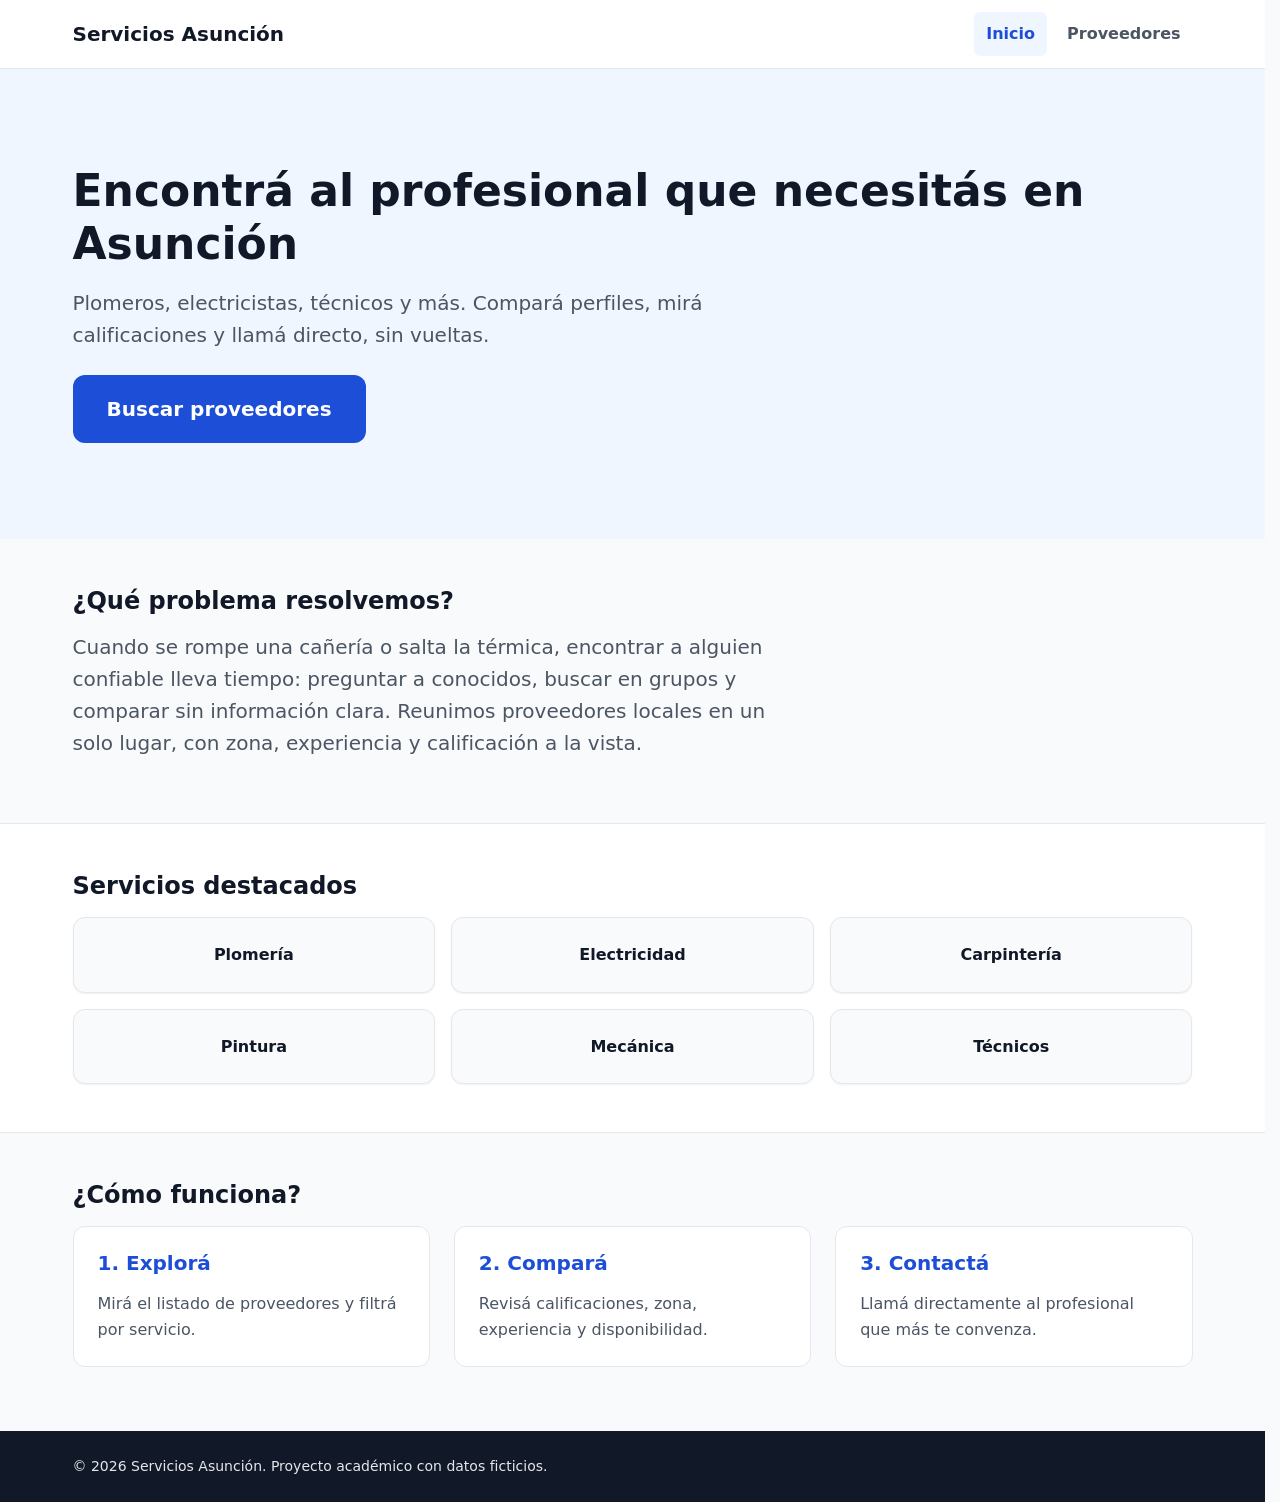
<file: index.html>
<!DOCTYPE html>
<!-- Inicio: presenta el servicio y enlaza al catálogo por categoría. -->
<html lang="es">
<head>
    <meta charset="UTF-8">
    <meta name="viewport" content="width=device-width, initial-scale=1.0">
    <title>Servicios Asunción | Encontrá profesionales cerca tuyo</title>
    <meta name="description" content="Encontrá plomeros, electricistas, técnicos, carpinteros y más profesionales de confianza en Asunción.">
    <!-- Orden de estilos: variables, base, componentes y ajustes de página. -->
    <link rel="stylesheet" href="./css/variables.css">
    <link rel="stylesheet" href="./css/base.css">
    <link rel="stylesheet" href="./css/components.css">
    <link rel="stylesheet" href="./css/pages.css">
</head>
<body>
    <!-- Acceso directo por teclado al main; tabindex permite que reciba el foco. -->
    <a href="#contenido" class="skip-link">Saltar al contenido</a>

    <header class="site-header">
        <div class="container site-header__inner">
            <a href="./index.html" class="site-header__logo">Servicios Asunción</a>
            <nav aria-label="Navegación principal">
                <ul class="nav-list">
                    <li><a href="./index.html" class="nav-link" aria-current="page">Inicio</a></li>
                    <li><a href="./providers.html" class="nav-link">Proveedores</a></li>
                </ul>
            </nav>
        </div>
    </header>

    <main id="contenido" tabindex="-1">

        <section class="hero">
            <div class="container">
                <h1>Encontrá al profesional que necesitás en Asunción</h1>
                <p class="hero__text">
                Plomeros, electricistas, técnicos y más. Compará perfiles,
                mirá calificaciones y llamá directo, sin vueltas.
                </p>
                <a href="./providers.html" class="btn btn--primary btn--lg">Buscar proveedores</a>
            </div>
        </section>

        <section class="section" aria-labelledby="problema-titulo">
            <div class="container">
                <h2 id="problema-titulo">¿Qué problema resolvemos?</h2>
                <p class="section__lead">
                Cuando se rompe una cañería o salta la térmica, encontrar a alguien
                confiable lleva tiempo: preguntar a conocidos, buscar en grupos
                y comparar sin información clara. Reunimos proveedores locales en un
                solo lugar, con zona, experiencia y calificación a la vista.
                </p>
            </div>
        </section>

        <section class="section section--alt" aria-labelledby="categorias-titulo">
            <div class="container">
                <h2 id="categorias-titulo">Servicios destacados</h2>
                <!-- category precarga el filtro del catálogo y debe coincidir con una categoría del JSON. -->
                <ul class="category-grid">
                    <li><a href="./providers.html?category=Plomer%C3%ADa" class="category-card">Plomería</a></li>
                    <li><a href="./providers.html?category=Electricidad" class="category-card">Electricidad</a></li>
                    <li><a href="./providers.html?category=Carpinter%C3%ADa" class="category-card">Carpintería</a></li>
                    <li><a href="./providers.html?category=Pintura" class="category-card">Pintura</a></li>
                    <li><a href="./providers.html?category=Mec%C3%A1nica" class="category-card">Mecánica</a></li>
                    <li><a href="./providers.html?category=T%C3%A9cnicos" class="category-card">Técnicos</a></li>
                </ul>
            </div>
        </section>

        <section class="section" aria-labelledby="como-funciona-titulo">
            <div class="container">
                <h2 id="como-funciona-titulo">¿Cómo funciona?</h2>
                <ol class="steps">
                    <li class="step">
                        <h3>1. Explorá</h3>
                        <p>Mirá el listado de proveedores y filtrá por servicio.</p>
                    </li>
                    <li class="step">
                        <h3>2. Compará</h3>
                        <p>Revisá calificaciones, zona, experiencia y disponibilidad.</p>
                    </li>
                    <li class="step">
                        <h3>3. Contactá</h3>
                        <p>Llamá directamente al profesional que más te convenza.</p>
                    </li>
                </ol>
            </div>
        </section>

    </main>

    <footer class="site-footer">
        <div class="container">
            <p>© 2026 Servicios Asunción. Proyecto académico con datos ficticios.</p>
        </div>
    </footer>

</body>
</html>
</file>
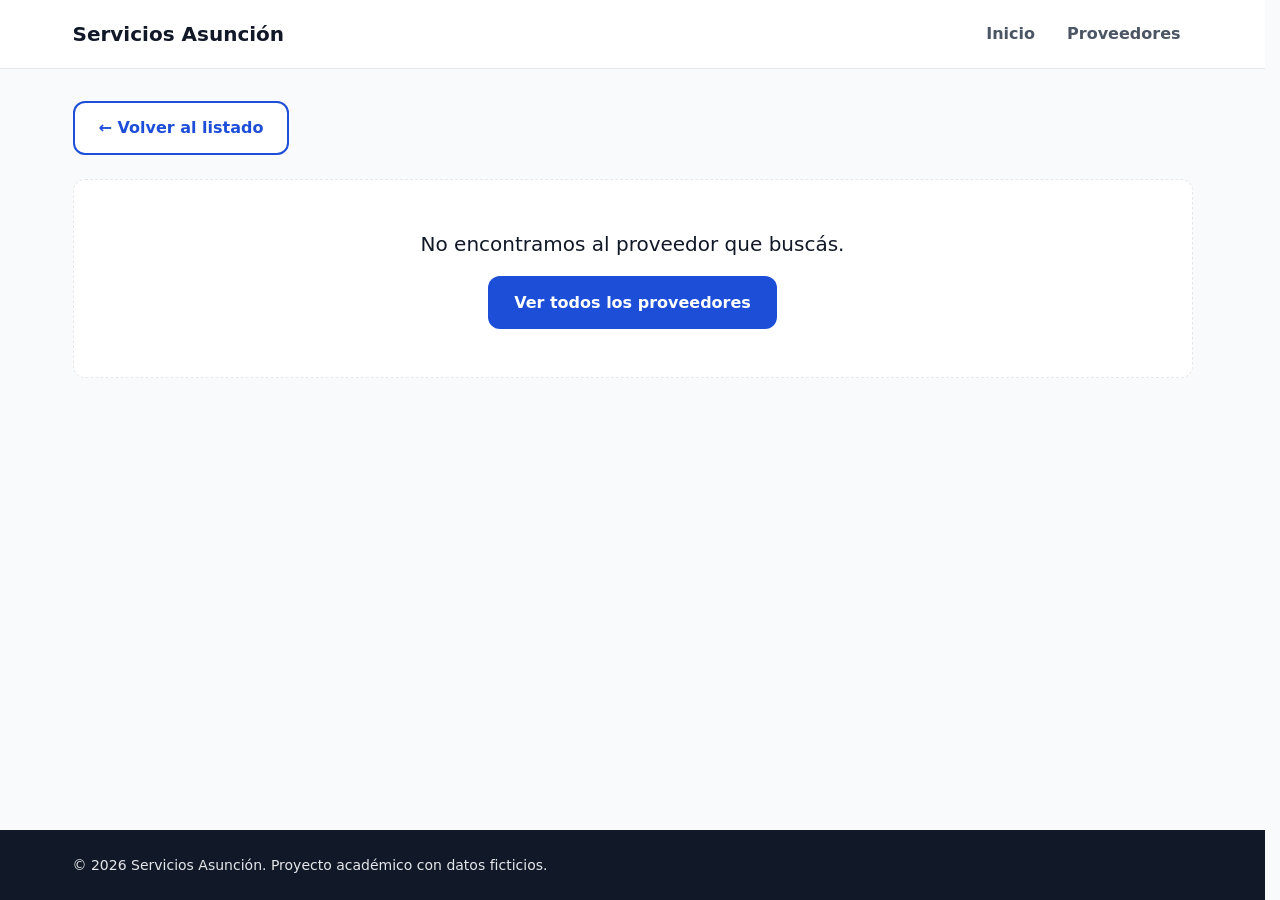
<file: provider.html>
<!DOCTYPE html>
<!-- Detalle: js/provider-detail.js lee el id de la URL y carga la ficha. -->
<html lang="es">
<head>
    <meta charset="UTF-8">
    <meta name="viewport" content="width=device-width, initial-scale=1.0">
    <title>Perfil del proveedor | Servicios Asunción</title>
    <meta name="description" content="Perfil de un proveedor de servicios en Asunción: calificación, zona, experiencia y servicios ofrecidos.">
    <!-- Precarga la imagen compartida por los proveedores actuales; coincide con el srcset del componente. -->
    <link
        rel="preload"
        as="image"
        type="image/webp"
        href="./assets/images/provider-1-160.webp"
        imagesrcset="
            ./assets/images/provider-1-80.webp 80w,
            ./assets/images/provider-1-160.webp 160w,
            ./assets/images/provider-1-320.webp 320w
        "
        imagesizes="160px"
        fetchpriority="high"
    >
    <!-- Orden de estilos: variables, base, componentes y ajustes de página. -->
    <link rel="stylesheet" href="./css/variables.css">
    <link rel="stylesheet" href="./css/base.css">
    <link rel="stylesheet" href="./css/components.css">
    <link rel="stylesheet" href="./css/pages.css">
</head>
<body>
    <!-- Acceso directo por teclado al main; tabindex permite que reciba el foco. -->
    <a href="#contenido" class="skip-link">Saltar al contenido</a>

    <header class="site-header">
        <div class="container site-header__inner">
            <a href="./index.html" class="site-header__logo">Servicios Asunción</a>
            <nav aria-label="Navegación principal">
                <ul class="nav-list">
                    <li><a href="./index.html" class="nav-link">Inicio</a></li>
                    <li><a href="./providers.html" class="nav-link">Proveedores</a></li>
                </ul>
            </nav>
        </div>
    </header>

    <main id="contenido" tabindex="-1" class="container page">
        <a href="./providers.html" class="btn btn--secondary back-link">← Volver al listado</a>

        <h1 class="visually-hidden">Perfil del proveedor</h1>

        <!-- Se anuncia el estado; la ficha se inserta en el article al obtener los datos. -->
        <div id="provider-status" aria-live="polite"></div>
        <article id="provider-detail" class="detail"></article>
    </main>

    <footer class="site-footer">
        <div class="container">
            <p>© 2026 Servicios Asunción. Proyecto académico con datos ficticios.</p>
        </div>
    </footer>

    <script type="module" src="./js/provider-detail.js"></script>

</body>
</html>
</file>
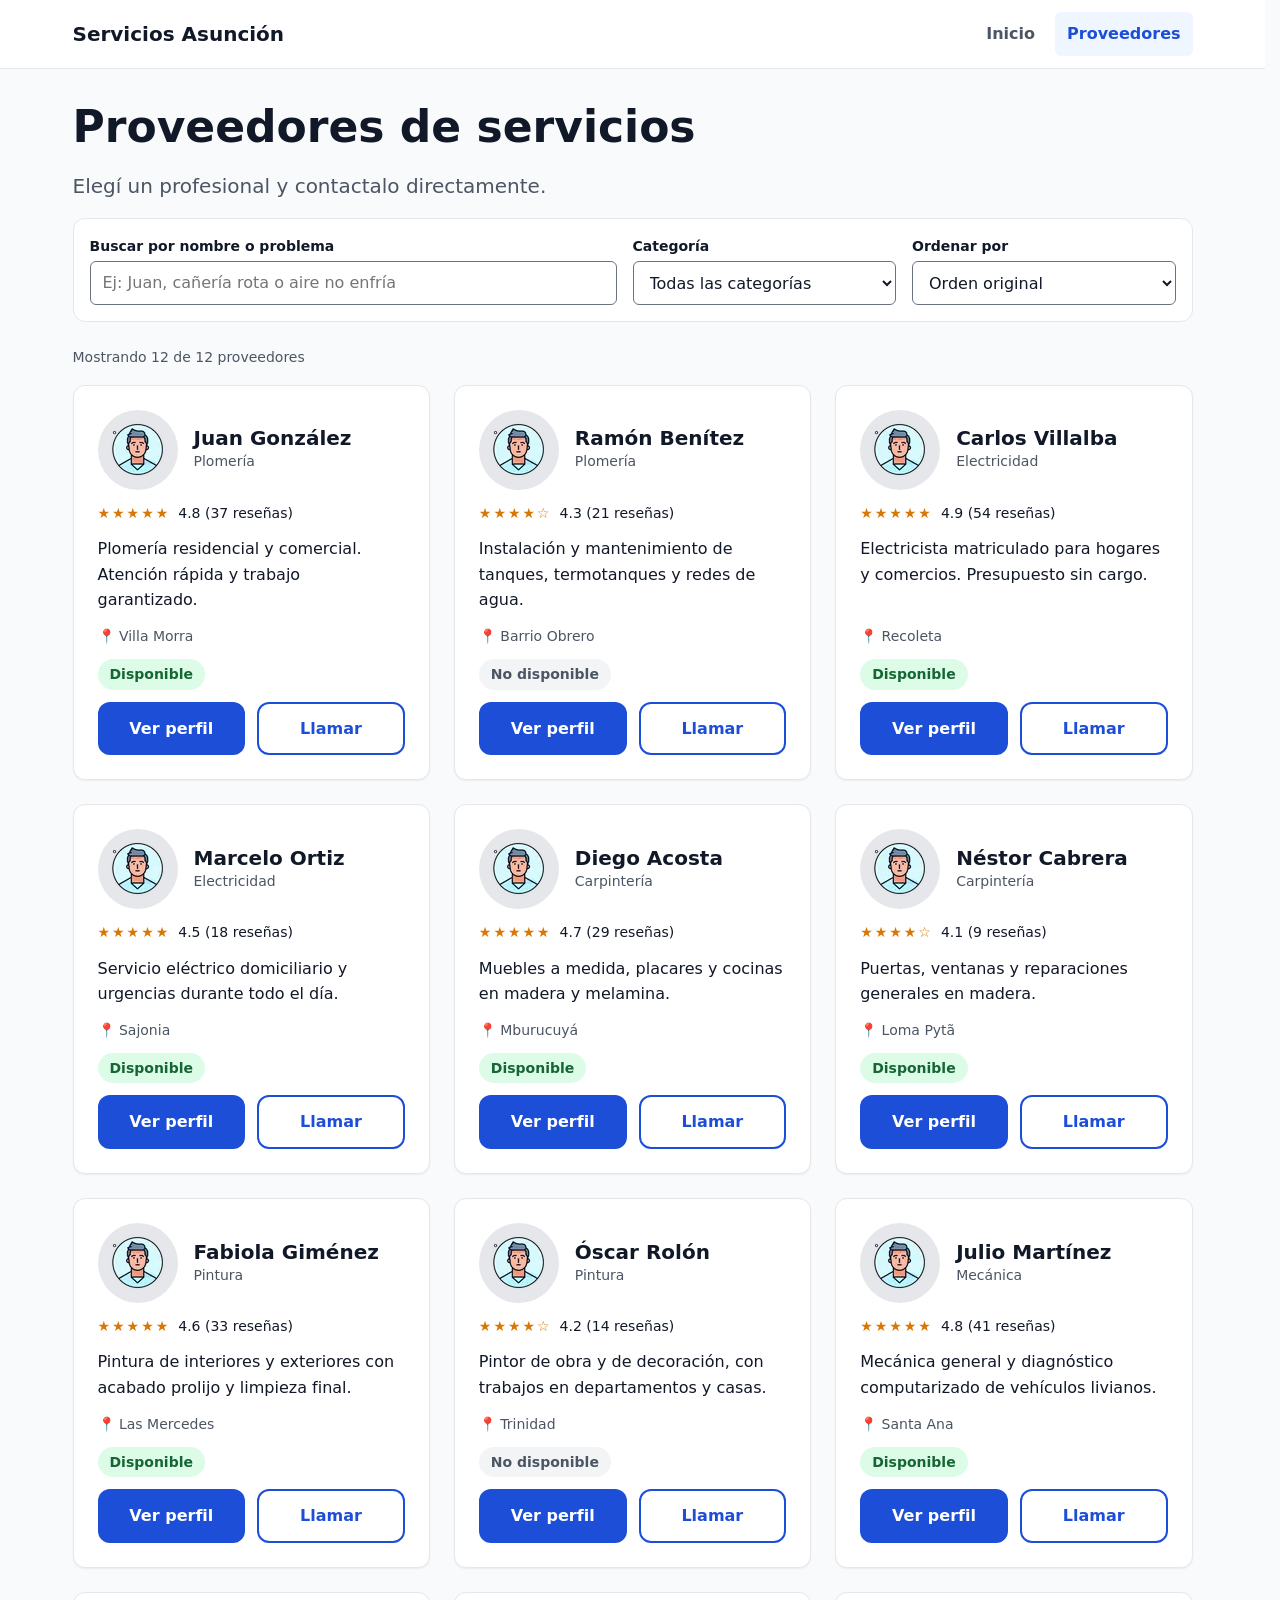
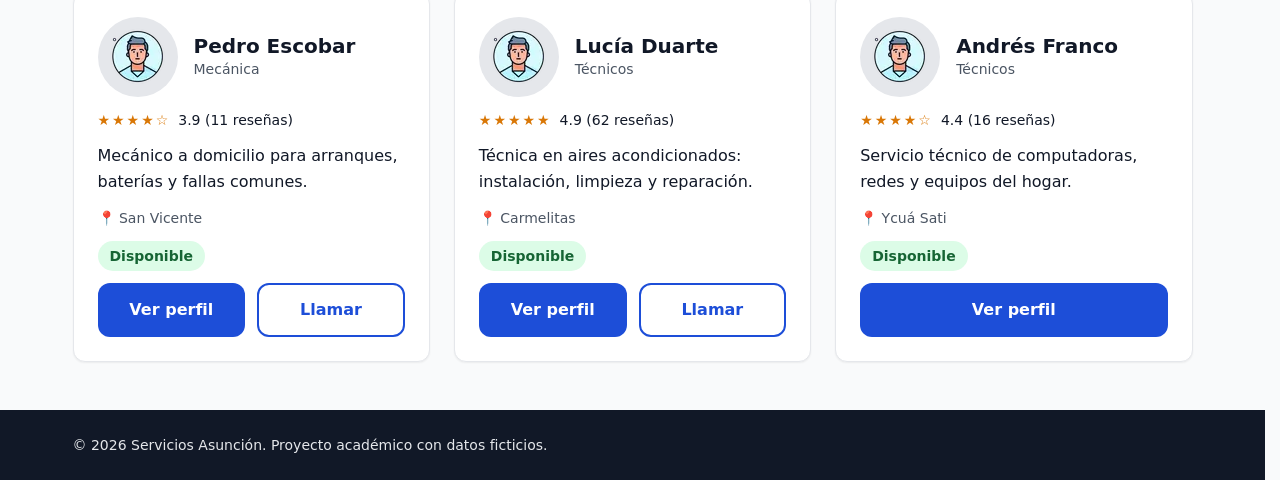
<file: providers.html>
<!DOCTYPE html>
<!-- Catálogo: js/providers.js conecta los filtros con los resultados. -->
<html lang="es">
<head>
    <meta charset="UTF-8">
    <meta name="viewport" content="width=device-width, initial-scale=1.0">
    <title>Proveedores de servicios | Servicios Asunción</title>
    <meta name="description" content="Listado de plomeros, electricistas, técnicos, carpinteros, pintores y mecánicos en Asunción.">
    <!-- Orden de estilos: variables, base, componentes y ajustes de página. -->
    <link rel="stylesheet" href="./css/variables.css">
    <link rel="stylesheet" href="./css/base.css">
    <link rel="stylesheet" href="./css/components.css">
    <link rel="stylesheet" href="./css/pages.css">
</head>
<body>
    <!-- Acceso directo por teclado al main; tabindex permite que reciba el foco. -->
    <a href="#contenido" class="skip-link">Saltar al contenido</a>

    <header class="site-header">
        <div class="container site-header__inner">
            <a href="./index.html" class="site-header__logo">Servicios Asunción</a>
            <nav aria-label="Navegación principal">
                <ul class="nav-list">
                    <li><a href="./index.html" class="nav-link">Inicio</a></li>
                    <li><a href="./providers.html" class="nav-link" aria-current="page">Proveedores</a></li>
                </ul>
            </nav>
        </div>
    </header>

    <main id="contenido" tabindex="-1" class="container page">
        <h1>Proveedores de servicios</h1>
        <p class="page__lead">Elegí un profesional y contactalo directamente.</p>

        <!-- JavaScript genera las categorías y deshabilita los controles durante la carga. -->
        <form  id="filters-form" class="filters" role="search" aria-label="Buscar proveedores" aria-busy="true">
            <div class="filters__field">
                <label for="search-input" class="filters__label">Buscar por nombre o problema</label>
                <input id="search-input" class="filters__control" type="search" placeholder="Ej: Juan, cañería rota o aire no enfría" autocomplete="off">
            </div>
             <div class="filters__field">
                <label for="category-select" class="filters__label">Categoría</label>
                <select id="category-select" class="filters__control">
                    <option value="">Todas las categorías</option>
                </select>
            </div>
            <div class="filters__field">
                <label for="sort-select" class="filters__label">Ordenar por</label>
                <select id="sort-select" class="filters__control">
                    <option value="default">Orden original</option>
                    <option value="rating">Mejor puntuación</option>
                </select>
            </div>    
        </form>

        <!-- aria-live anuncia cambios sin mover el foco del control que se está usando. -->
        <p id="results-count" class="results-count" aria-live="polite"></p>

        <div class="providers-results">
            <div id="providers-status" aria-live="polite"></div>
            <!-- Punto de inserción de las tarjetas creadas desde el catálogo. -->
            <ul id="providers-list" class="providers-grid"></ul>
        </div>
    </main>

    <footer class="site-footer">
        <div class="container">
            <p>© 2026 Servicios Asunción. Proyecto académico con datos ficticios.</p>
        </div>
    </footer>

    <script type="module" src="./js/providers.js"></script>

</body>
</html>
</file>
<file: css/variables.css>
/* ==========================================================
   Design tokens
   Único lugar donde se definen colores, tipografía,
   espaciados, bordes y sombras.
   ========================================================== */

/* Las variables se heredan en todo el documento; esta hoja se carga primero. */
:root {
  /* Colores */
  --color-primary: #1d4ed8;
  --color-primary-hover: #1e40af;
  --color-primary-soft: #eff6ff;
  --color-secondary: #0f766e;
  --color-star: #d97706;
  --color-text: #111827;
  --color-text-muted: #4b5563;
  --color-background: #f9fafb;
  --color-surface: #ffffff;
  --color-border: #e5e7eb;
  --color-border-strong: #6b7280;  
  --color-success: #15803d;
  --color-error: #b91c1c;

  /* Tipografía */
  --font-base: system-ui, -apple-system, "Segoe UI", Roboto, Arial, sans-serif;
  --text-sm: 0.875rem;
  --text-base: 1rem;
  --text-lg: 1.25rem;
  --text-xl: 1.5rem;
  --text-2xl: 2rem;
  --text-3xl: 2.75rem;
  --leading-body: 1.6;
  --leading-heading: 1.2;

  /* Espaciado (escala de 4px) */
  --space-1: 0.25rem;
  --space-2: 0.5rem;
  --space-3: 0.75rem;
  --space-4: 1rem;
  --space-6: 1.5rem;
  --space-8: 2rem;
  --space-12: 3rem;

  /* Bordes */
  --radius-sm: 6px;
  --radius-md: 12px;
  --radius-full: 999px;

  /* Sombras */
  --shadow-sm: 0 1px 2px rgba(0, 0, 0, 0.06);
  --shadow-md: 0 4px 12px rgba(0, 0, 0, 0.08);

  /* Layout */
  --container-max: 72rem;   /* 1152px */
}
</file>
<file: css/base.css>
/* ==========================================================
   Base: reset mínimo, estilos globales y utilidades
   ========================================================== */

*,
*::before,
*::after {
  box-sizing: border-box;
}

/* Evita cambios de ancho al aparecer la barra de desplazamiento. */
html {
  scrollbar-gutter: stable;
}

/* La columna flexible permite que main empuje el pie al borde inferior. */
body {
  margin: 0;
  font-family: var(--font-base);
  font-size: var(--text-base);
  line-height: var(--leading-body);
  color: var(--color-text);
  background-color: var(--color-background);
  /* vh sirve de respaldo; svh considera la interfaz visible del navegador móvil. */
  min-height: 100vh;
  min-height: 100svh;
  display: flex;
  flex-direction: column;
}

body > main {
  flex: 1;
}

.site-header,
.site-footer {
  flex-shrink: 0;
}

h1, h2, h3, h4 {
  margin: 0 0 var(--space-4);
  line-height: var(--leading-heading);
}

h1 { font-size: var(--text-2xl); }
h2 { font-size: var(--text-xl); }
h3 { font-size: var(--text-lg); }

p {
  margin: 0 0 var(--space-4);
}

ul {
  margin: 0;
  padding-left: var(--space-6);
}

img {
  display: block;
  max-width: 100%;
  height: auto;
}

a {
  color: var(--color-primary);
}

a:hover {
  color: var(--color-primary-hover);
}

/* Foco visible solo cuando se navega con teclado */
:focus-visible {
  outline: 3px solid var(--color-primary);
  outline-offset: 2px;
}

/* Contenedor centrado reutilizable */
.container {
  width: 100%;
  max-width: var(--container-max);
  margin-inline: auto;
  padding-inline: var(--space-4);
}

/* Oculta visualmente pero se mantiene accesible para lectores de pantalla */
.visually-hidden {
  position: absolute;
  width: 1px;
  height: 1px;
  margin: -1px;
  padding: 0;
  overflow: hidden;
  clip: rect(0, 0, 0, 0);
  white-space: nowrap;
  border: 0;
}

/* Respeta a quienes desactivan las animaciones en su sistema */
@media (prefers-reduced-motion: reduce) {
  * {
    animation-duration: 0.01ms !important;
    animation-iteration-count: 1 !important;
    transition-duration: 0.01ms !important;
  }
}

/* Desktop */
@media (min-width: 1024px) {
  h1 { font-size: var(--text-3xl); }
}
</file>
<file: css/components.css>
/* ==========================================================
   Componentes reutilizables
   ========================================================== */

/* ---------- Header y navegación ---------- */
.site-header {
  background-color: var(--color-surface);
  border-bottom: 1px solid var(--color-border);
}

.site-header__inner {
  display: flex;
  flex-wrap: wrap;
  align-items: center;
  justify-content: space-between;
  gap: var(--space-2) var(--space-4);
  padding-block: var(--space-3);
}

.site-header__logo {
  font-size: var(--text-lg);
  font-weight: 700;
  color: var(--color-text);
  text-decoration: none;
}

.nav-list {
  display: flex;
  gap: var(--space-2);
  margin: 0;
  padding: 0;
  list-style: none;
}

/* El área mínima de navegación facilita la interacción táctil. */
.nav-link {
  display: inline-block;
  padding: var(--space-2) var(--space-3);
  min-height: 44px;
  line-height: 28px;
  border-radius: var(--radius-sm);
  color: var(--color-text-muted);
  font-weight: 600;
  text-decoration: none;
}

.nav-link:hover {
  color: var(--color-primary);
  background-color: var(--color-primary-soft);
}

.nav-link[aria-current="page"] {
  color: var(--color-primary);
  background-color: var(--color-primary-soft);
}

/* ---------- Botones (sirven para <a> y <button>) ---------- */
.btn {
  display: inline-block;
  padding: var(--space-3) var(--space-6);
  min-height: 44px;
  border: 2px solid transparent;
  border-radius: var(--radius-md);
  font-family: inherit;
  font-size: var(--text-base);
  font-weight: 600;
  text-align: center;
  text-decoration: none;
  cursor: pointer;
}

.btn--primary {
  background-color: var(--color-primary);
  color: #fff;
}

.btn--primary:hover {
  background-color: var(--color-primary-hover);
  color: #fff;
}

.btn--lg {
  padding: var(--space-4) var(--space-8);
  font-size: var(--text-lg);
}

/* ---------- Footer ---------- */
.site-footer {
  padding-block: var(--space-6);
  background-color: var(--color-text);
  color: #e5e7eb;
  font-size: var(--text-sm);
}

.site-footer p {
  margin: 0;
}

/* ---------- Botón secundario ---------- */
.btn--secondary {
  background-color: var(--color-surface);
  border-color: var(--color-primary);
  color: var(--color-primary);
}

.btn--secondary:hover {
  background-color: var(--color-primary-soft);
  color: var(--color-primary-hover);
}

/* ---------- Badge ---------- */
.badge {
  align-self: flex-start;
  padding: var(--space-1) var(--space-3);
  border-radius: var(--radius-full);
  font-size: var(--text-sm);
  font-weight: 600;
}

.badge--available {
  background-color: #dcfce7;
  color: #166534;
}

.badge--unavailable {
  background-color: #f3f4f6;
  color: var(--color-text-muted);
}

/* ---------- Estrellas ---------- */
.stars {
  color: var(--color-star);
  letter-spacing: 2px;
}

/* ---------- Tarjeta de proveedor ---------- */
.provider-card {
  display: flex;
  flex-direction: column;
  gap: var(--space-3);
  padding: var(--space-6);
  background-color: var(--color-surface);
  border: 1px solid var(--color-border);
  border-radius: var(--radius-md);
  box-shadow: var(--shadow-sm);
  transition: box-shadow 0.2s ease, transform 0.2s ease;
}

.provider-card:hover {
  box-shadow: var(--shadow-md);
  transform: translateY(-2px);
}

.provider-card__header {
  display: flex;
  align-items: center;
  gap: var(--space-4);
}

.provider-card__image {
  flex-shrink: 0;
  width: 80px;
  height: 80px;
  border-radius: var(--radius-full);
  object-fit: cover;
  background-color: var(--color-border);
}

.provider-card__name {
  margin: 0;
  font-size: var(--text-lg);
}

.provider-card__category,
.provider-card__zone {
  margin: 0;
  font-size: var(--text-sm);
  color: var(--color-text-muted);
}

.provider-card__rating {
  display: flex;
  flex-wrap: wrap;
  align-items: center;
  gap: var(--space-2);
  margin: 0;
  font-size: var(--text-sm);
}

/* Absorbe espacio libre para alinear las acciones de tarjetas en la misma fila. */
.provider-card__description {
  flex-grow: 1;
  margin: 0;
}

.provider-card__actions {
  display: flex;
  flex-wrap: wrap;
  gap: var(--space-3);
}

.provider-card__actions .btn {
  flex: 1;
}

/* ---------- Estados (loading / empty / error) ---------- */
.status {
  display: flex;
  flex-direction: column;
  align-items: center;
  gap: var(--space-4);
  padding: var(--space-12) var(--space-4);
  background-color: var(--color-surface);
  border: 1px dashed var(--color-border);
  border-radius: var(--radius-md);
  text-align: center;
}

.status p {
  margin: 0;
  font-size: var(--text-lg);
}

.status--error {
  border-color: var(--color-error);
  color: var(--color-error);
}

.spinner {
  width: 2rem;
  height: 2rem;
  border: 4px solid var(--color-border);
  border-top-color: var(--color-primary);
  border-radius: 50%;
  animation: spin 0.8s linear infinite;
}

@keyframes spin {
  to { transform: rotate(360deg); }
}

/* ---------- Skip link ---------- */
.skip-link {
  position: absolute;
  top: var(--space-2);
  left: var(--space-2);
  z-index: 100;
  padding: var(--space-3) var(--space-4);
  background-color: var(--color-primary);
  border-radius: var(--radius-sm);
  color: #fff;
  font-weight: 600;
  text-decoration: none;
  transform: translateY(-200%);  
}

.skip-link:hover {
  color: #fff;
}

.skip-link:focus {
  transform: translateY(0);      
}

/* main solo recibe foco por código (tras el skip link), no es interactivo */
main:focus {
  outline: none;
}
</file>
<file: css/pages.css>
/* ==========================================================
   Estilos específicos por página
   ========================================================== */

/* ---------- Inicio: hero ---------- */
.hero {
  padding-block: var(--space-12);
  background-color: var(--color-primary-soft);
}

.hero__text {
  max-width: 40rem;
  margin-bottom: var(--space-6);
  font-size: var(--text-lg);
  color: var(--color-text-muted);
}

/* ---------- Secciones genéricas ---------- */
.section {
  padding-block: var(--space-12);
}

.section--alt {
  background-color: var(--color-surface);
  border-block: 1px solid var(--color-border);
}

.section__lead {
  max-width: 45rem;
  font-size: var(--text-lg);
  color: var(--color-text-muted);
}

/* ---------- Inicio: categorías ---------- */
.category-grid {
  display: grid;
  grid-template-columns: repeat(2, 1fr);
  gap: var(--space-4);
  padding: 0;
  list-style: none;
}

.category-card {
  display: block;
  padding: var(--space-6) var(--space-4);
  background-color: var(--color-background);
  border: 1px solid var(--color-border);
  border-radius: var(--radius-md);
  box-shadow: var(--shadow-sm);
  color: var(--color-text);
  font-weight: 600;
  text-align: center;
  text-decoration: none;
}

.category-card:hover {
  color: var(--color-primary);
  box-shadow: var(--shadow-md);
}

/* ---------- Inicio: cómo funciona ---------- */
.steps {
  display: grid;
  gap: var(--space-6);
  padding: 0;
  list-style: none;
}

.step {
  padding: var(--space-6);
  background-color: var(--color-surface);
  border: 1px solid var(--color-border);
  border-radius: var(--radius-md);
}

.step h3 {
  color: var(--color-primary);
}

.step p {
  margin: 0;
  color: var(--color-text-muted);
}

/* ---------- Páginas interiores ---------- */
.page {
  padding-block: var(--space-8) var(--space-12);
}

.page__lead {
  color: var(--color-text-muted);
  font-size: var(--text-lg);
}

/* ---------- Proveedores: grid ---------- */
.providers-grid {
  display: grid;
  grid-template-columns: 1fr;         
  gap: var(--space-6);
  margin: 0;
  padding: 0;
  list-style: none;
}

/* ---------- Proveedores: barra de filtros ---------- */
.filters {
  display: grid;
  gap: var(--space-4);
  margin-bottom: var(--space-6);
  padding: var(--space-4);
  background-color: var(--color-surface);
  border: 1px solid var(--color-border);
  border-radius: var(--radius-md);
}

/* Permite que hidden prevalezca sobre display: grid del formulario. */
.filters[hidden] {
  display: none;
}

.filters__field {
  display: flex;
  flex-direction: column;
  gap: var(--space-1);
}

.filters__label {
  font-size: var(--text-sm);
  font-weight: 600;
}

.filters__control {
  width: 100%;
  min-height: 44px;
  padding: var(--space-2) var(--space-3);
  background-color: var(--color-surface);
  border: 1px solid var(--color-border-strong);
  border-radius: var(--radius-sm);
  color: var(--color-text);
  font: inherit;
}

.results-count {
  margin: 0 0 var(--space-4);
  font-size: var(--text-sm);
  color: var(--color-text-muted);
}

/* ---------- Detalle del proveedor ---------- */
.back-link {
  margin-bottom: var(--space-6);
}

.detail {
  display: flex;
  flex-direction: column;
  gap: var(--space-6);
  max-width: 48rem;
  padding: var(--space-6);
  background-color: var(--color-surface);
  border: 1px solid var(--color-border);
  border-radius: var(--radius-md);
  box-shadow: var(--shadow-sm);
}

/* Evita una caja vacía durante la carga o cuando se muestra un error. */
.detail:empty {
  display: none;
}

.detail__header {
  display: flex;
  flex-direction: column;
  align-items: center;
  gap: var(--space-4);
  text-align: center;
}

.detail__image {
  width: 160px;
  height: 160px;
  border-radius: var(--radius-md);
  object-fit: cover;
  background-color: var(--color-border);
}

.detail__name {
  margin: 0 0 var(--space-1);
  font-size: var(--text-2xl);
}

.detail__category {
  margin: 0 0 var(--space-2);
  color: var(--color-text-muted);
}

.detail__rating {
  display: flex;
  flex-wrap: wrap;
  align-items: center;
  justify-content: center;
  gap: var(--space-2);
  margin: 0 0 var(--space-3);
}

.detail__description {
  margin: 0;
  font-size: var(--text-lg);
}

.detail__facts {
  display: grid;
  gap: var(--space-4);
  margin: 0;
  padding: var(--space-4);
  background-color: var(--color-background);
  border-radius: var(--radius-md);
}

.detail__fact dt {
  font-size: var(--text-sm);
  color: var(--color-text-muted);
}

.detail__fact dd {
  margin: 0;
  font-weight: 600;
}

.detail__services {
  display: grid;
  gap: var(--space-2);
}

.detail__no-phone {
  margin: 0;
  color: var(--color-text-muted);
}

/* El contador ocupa espacio incluso antes de recibir los datos. */
.results-count {
  min-height: 1.5em;
}

/* Define el contexto de posicionamiento del bloque de resultados. */
.providers-results {
  position: relative;
}

/* El mensaje de carga no agrega una fila encima de las tarjetas. */
#providers-status {
  position: static;
}

.filters__control:disabled {
  opacity: 0.65;
  cursor: wait;
}

.provider-card__image,
.detail__image {
  flex-shrink: 0;
  object-fit: cover;
}

/* ---------- Tablet ---------- */
@media (min-width: 768px) {
  .category-grid {
    grid-template-columns: repeat(3, 1fr);
  }

  .steps {
    grid-template-columns: repeat(3, 1fr);
  }

  .providers-grid {
    grid-template-columns: repeat(2, 1fr);   /* tablet: 2 columnas */
  }

  .filters {
    grid-template-columns: 2fr 1fr 1fr;
    align-items: end;
  }

  .detail {
    padding: var(--space-8);
  }

  .detail__header {
    flex-direction: row;
    text-align: left;
  }

  .detail__rating {
    justify-content: flex-start;
  }

  .detail__facts {
    grid-template-columns: repeat(3, 1fr);
  }
}

/* ---------- Desktop ---------- */
@media (min-width: 1024px) {
  .hero {
    padding-block: 6rem;
  }

  .providers-grid {
    grid-template-columns: repeat(3, 1fr);   /* desktop: 3 columnas */
  }
}
</file>
